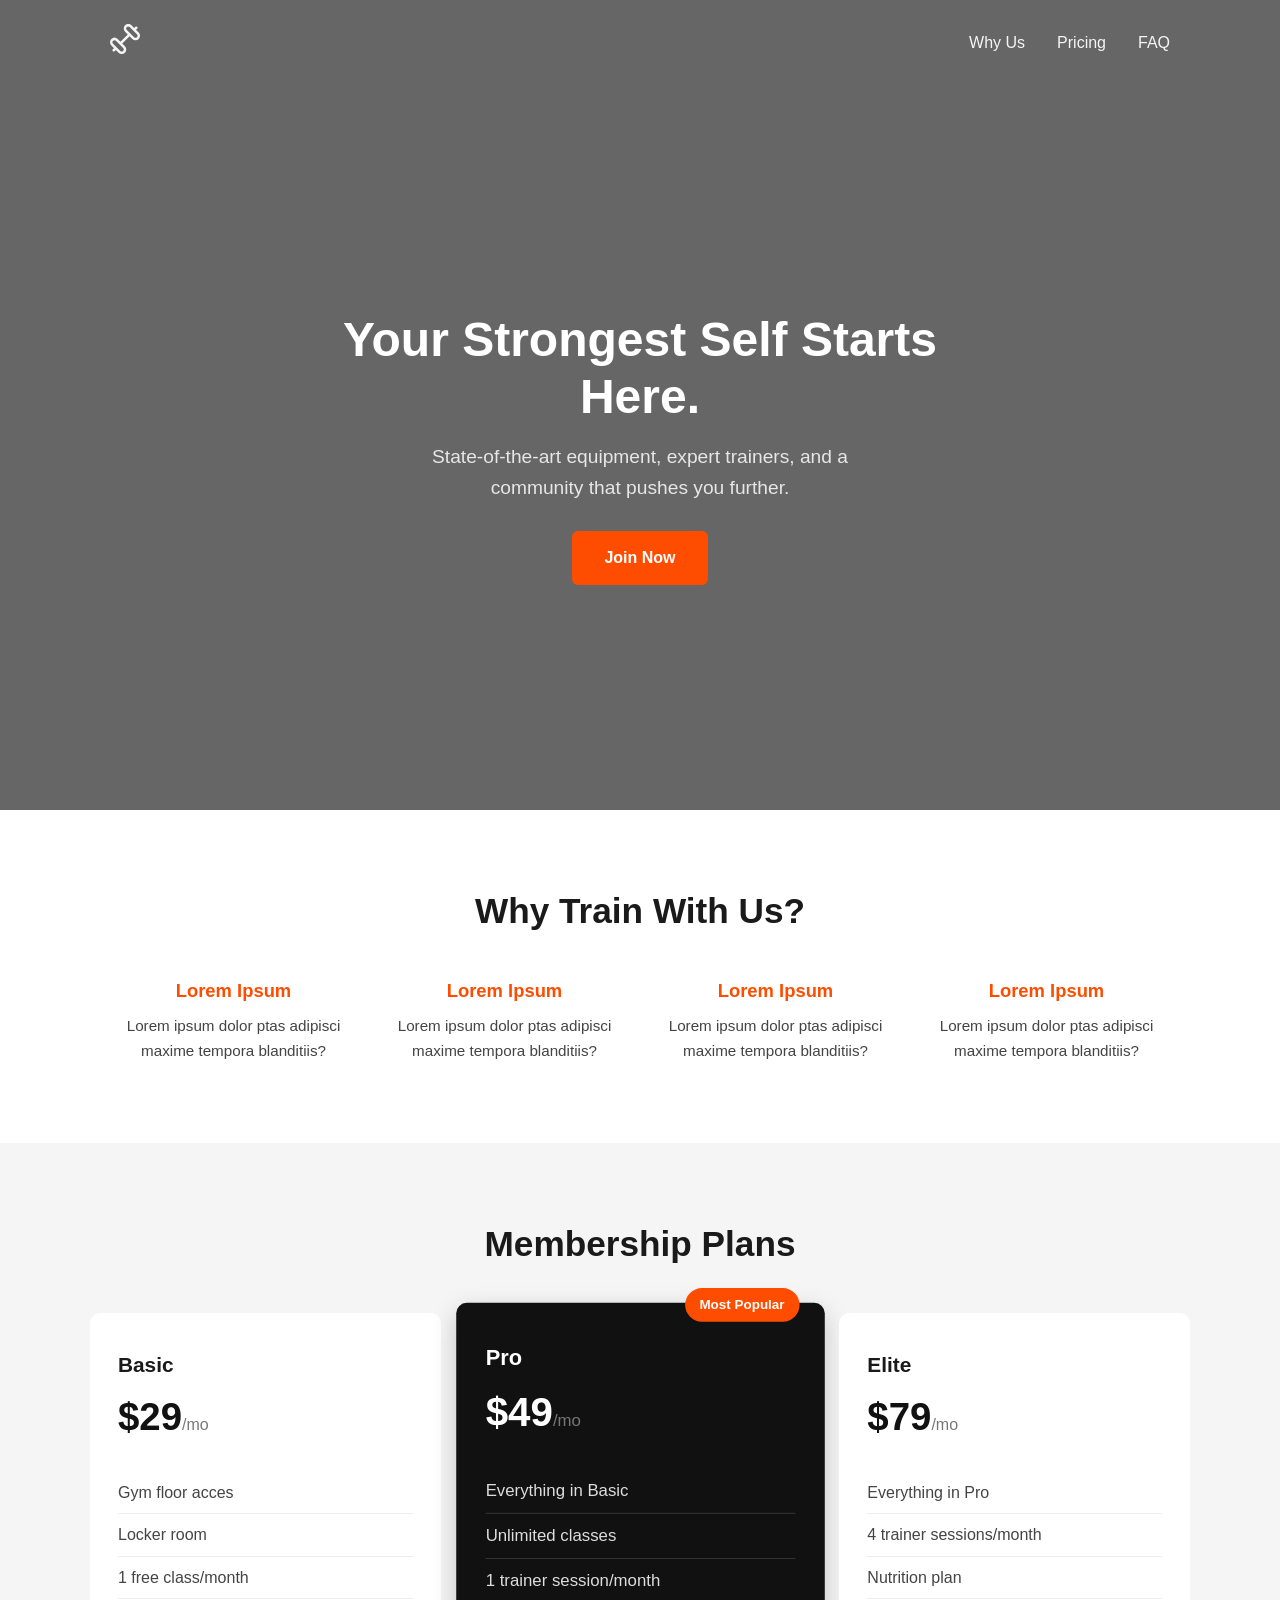
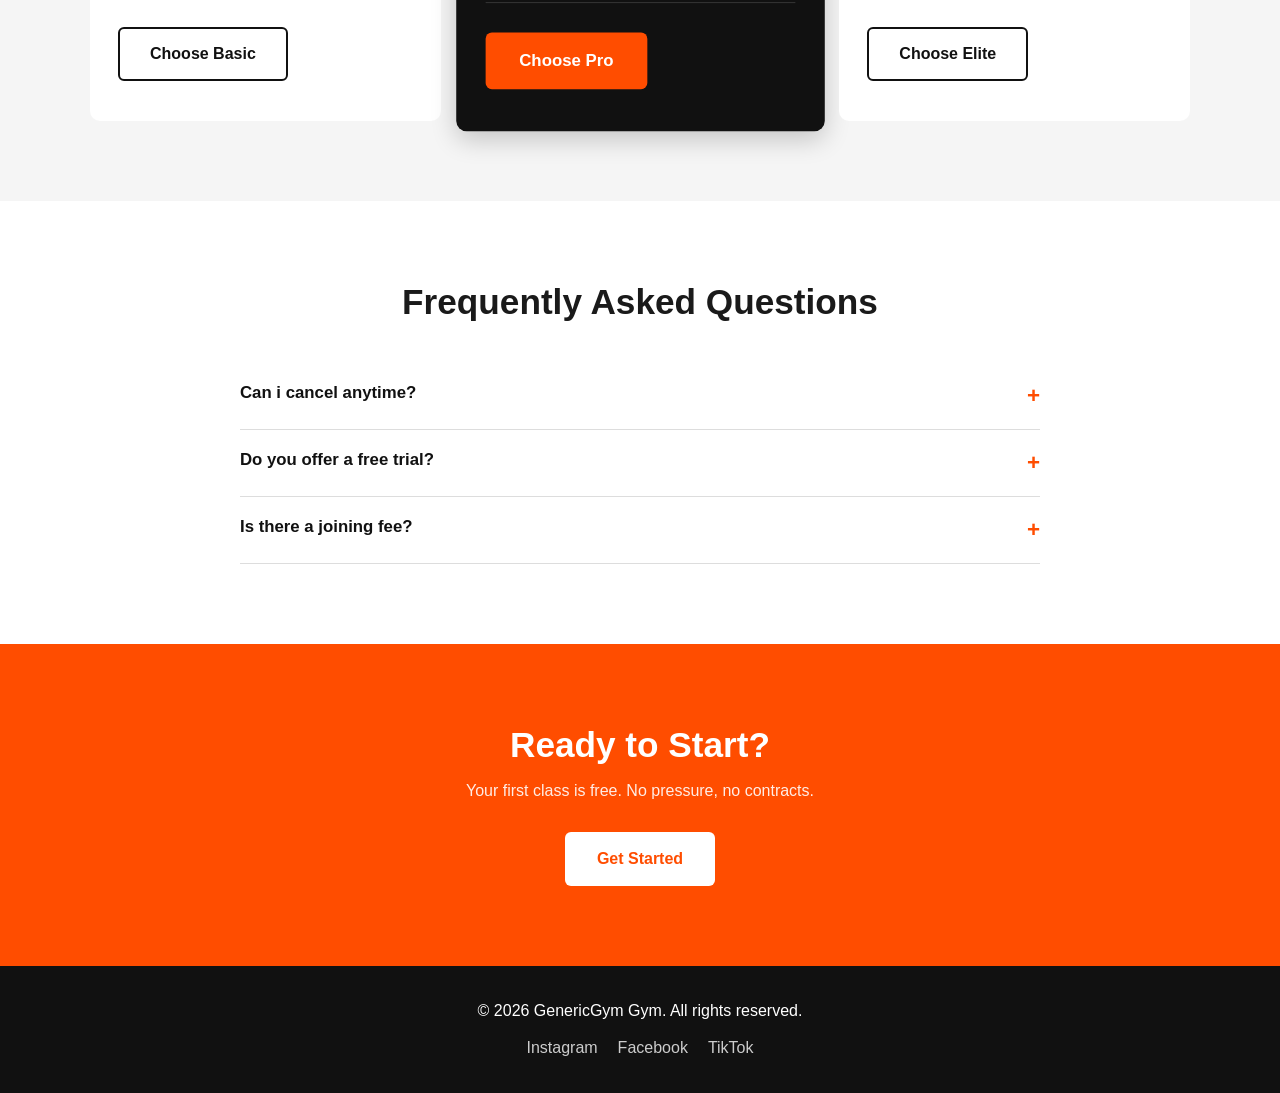
<file: index.html>
<!DOCTYPE html>
<html lang="en">
<head>
    <meta charset="UTF-8">
    <meta name="viewport" content="width=device-width, initial-scale=1.0">
    <title>Generic Gym</title>
    <link rel="stylesheet" href="./styles/style.css">
</head>
<body>
    <header class="hero">
        <nav>
            <a href="index.html"><img src="images/gym-svgrepo-com-light.svg" alt="Generic Gym Logo" id="logo"></a>
            <ul class="nav-links">
                <li><a href="#benefits-section">Why Us</a></li>
                <li><a href="#membership-plans-section">Pricing</a></li>
                <li><a href="#faq">FAQ</a></li>
            </ul>
        </nav>
        <div class="hero-content">
            <h1>Your Strongest Self Starts Here.</h1>
            <p>State-of-the-art equipment, expert trainers, and a community that pushes you further.</p>
            <a href="#membership-plans-section" class="button-primary">Join Now</a>
        </div>
    </header>
    <section id="benefits-section">
        <h2>Why Train With Us?</h2>
        <ul id="benefits-list">
            <li class="benefits-item">
                <h3>Lorem Ipsum</h3>
                <p>Lorem ipsum dolor ptas adipisci maxime tempora blanditiis?</p>
            </li>
            <li class="benefits-item">
                <h3>Lorem Ipsum</h3>
                <p>Lorem ipsum dolor ptas adipisci maxime tempora blanditiis?</p>
            </li>
            <li class="benefits-item">
                <h3>Lorem Ipsum</h3>
                <p>Lorem ipsum dolor ptas adipisci maxime tempora blanditiis?</p>
            </li>
            <li class="benefits-item">
                <h3>Lorem Ipsum</h3>
                <p>Lorem ipsum dolor ptas adipisci maxime tempora blanditiis?</p>
            </li>
        </ul>
    </section>
    <section id="membership-plans-section">
        <h2>Membership Plans</h2>
        <ul id="membership-plans-list">
            <li class="membership-plans-item">
                <h3>Basic</h3>
                <p class="price">&dollar;29<span class="per-month">/mo</span></p>
                <ul>
                    <li>Gym floor acces</li>
                    <li>Locker room</li>
                    <li>1 free class/month</li>
                </ul>
                <a href="#" class="button-secondary">Choose Basic</a>
            </li>
            <li class="membership-plans-item featured">
                <p class="badge">Most Popular</p>
                <h3>Pro</h3>
                <p class="price">&dollar;49<span class="per-month">/mo</span></p>
                <ul>
                    <li>Everything in Basic</li>
                    <li>Unlimited classes</li>
                    <li>1 trainer session/month</li>
                </ul>
                <a href="#" class="button-primary">Choose Pro</a>
            </li>
            <li class="membership-plans-item">
                <h3>Elite</h3>
                <p class="price">&dollar;79<span class="per-month">/mo</span></p>
                <ul>
                    <li>Everything in Pro</li>
                    <li>4 trainer sessions/month</li>
                    <li>Nutrition plan</li>
                </ul>
                <a href="#" class="button-secondary">Choose Elite</a>
            </li>
        </ul>
    </section>
    <section id="faq">
        <h2>Frequently Asked Questions</h2>
        <ul id="questions-list">
            <li class="question">
                <button class="question-button">Can i cancel anytime?<span>+</span></button>
                <p class="answer">lorem ipsum dolor!</p>
            </li>
            <li class="question">
                <button class="question-button">Do you offer a free trial?<span>+</span></button>
                <p class="answer">lorem ipsum dolor!</p>
            </li>
            <li class="question">
                <button class="question-button">Is there a joining fee?<span>+</span></button>
                <p class="answer">lorem ipsum dolor!</p>
            </li>
        </ul>
    </section>
    <section id="final-cta">
        <h2>Ready to Start?</h2>
        <p>Your first class is free. No pressure, no contracts.</p>
        <a href="#membership-plans-section" class="button-primary">Get Started</a>
    </section>
    <footer>
        <p>&copy; 2026 GenericGym Gym. All rights reserved.</p>
        <ul class="social-media-list">
            <li class="social-media-link">Instagram</li>
            <li class="social-media-link">Facebook</li>
            <li class="social-media-link">TikTok</li>
        </ul>
    </footer>
    <script src="./scripts/script.js"></script>
</body>
</html>
</file>
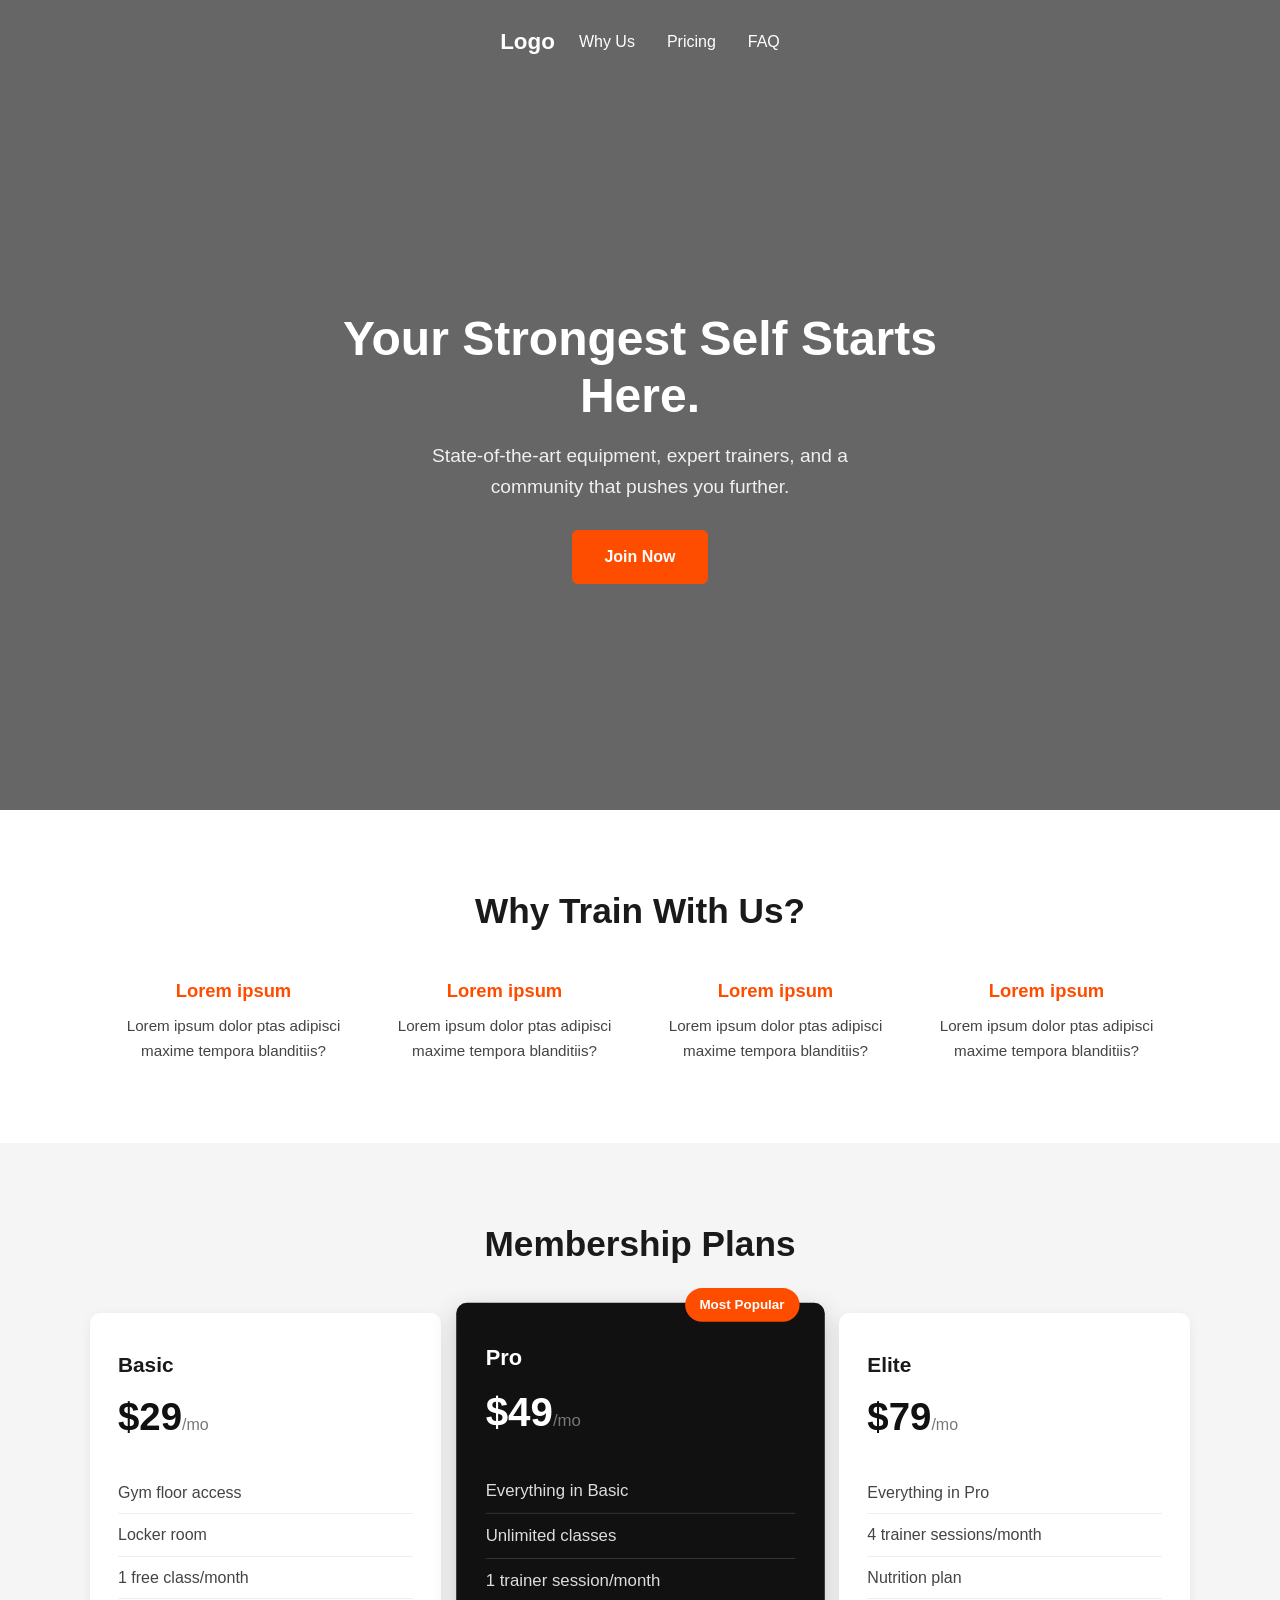
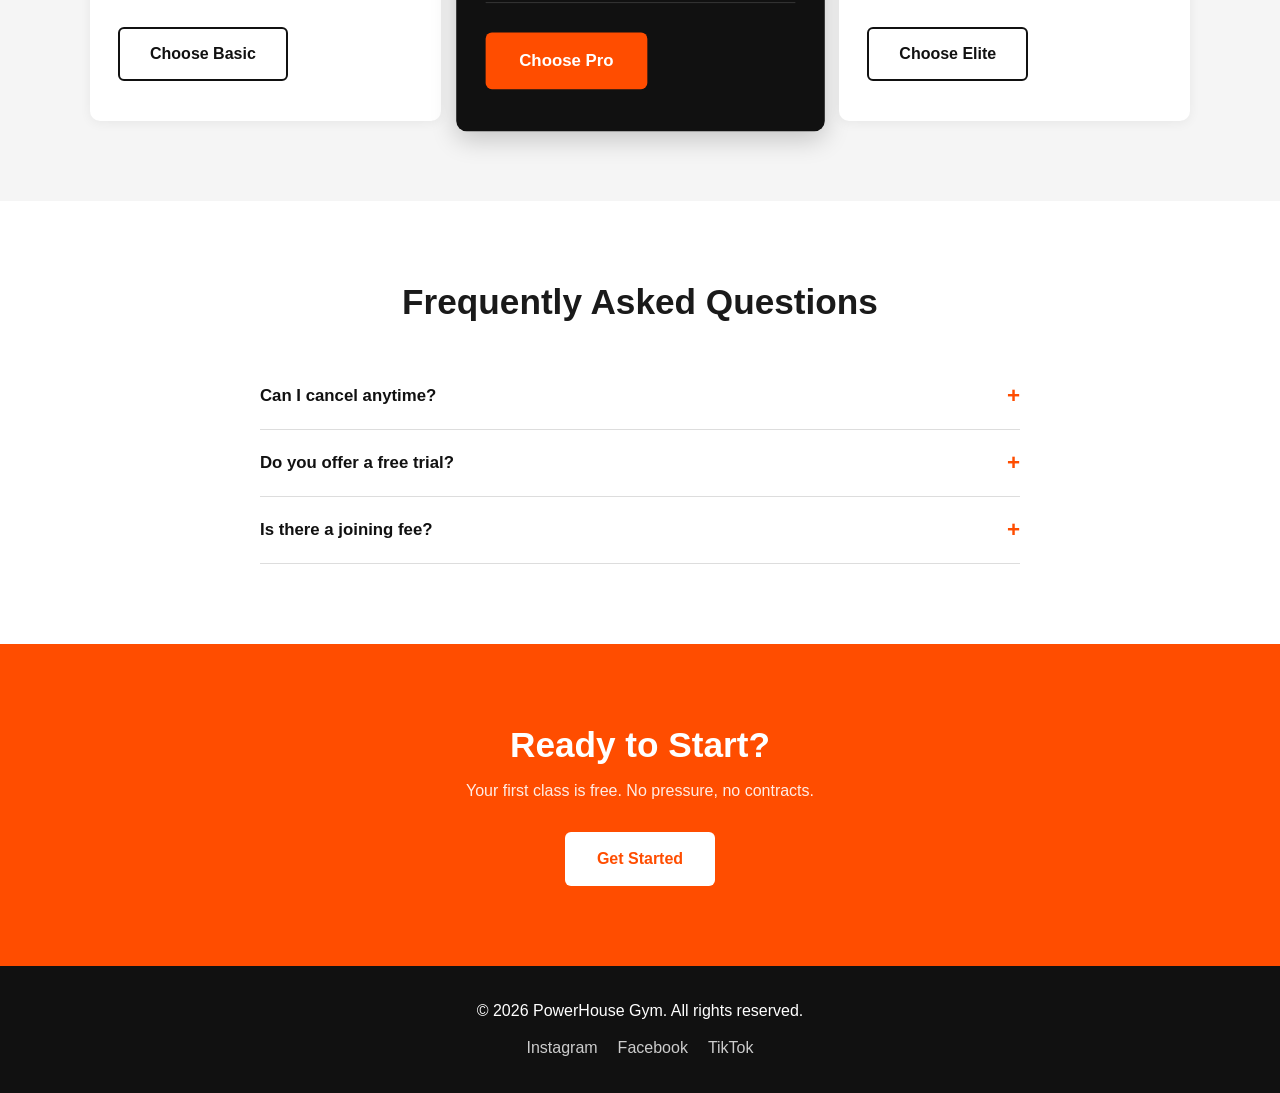
<file: model.html>
<!DOCTYPE html>
<html lang="en">
<head>
    <meta charset="UTF-8">
    <meta name="viewport" content="width=device-width, initial-scale=1.0">
    <title>Generic Gym</title>
    <link rel="stylesheet" href="./styles/model.css">
</head>
<body>
    <header class="hero">
        <nav>
            <div class="logo">
                Logo
            </div>
            <ul class="nav-links">
                <li><a href="#benefits">Why Us</a></li>
                <li><a href="#pricing">Pricing</a></li>
                <li><a href="#faq">FAQ</a></li>
            </ul>
        </nav>

        <div class="hero-content">
            <h1>Your Strongest Self Starts Here.</h1>
            <p>State-of-the-art equipment, expert trainers, and a community that pushes you further.</p>
            <a href="#pricing" class="btn-primary">Join Now</a>
        </div>
    </header>
    <section id="benefits" class="benefits">
        <h2>Why Train With Us?</h2>
        <div class="benefits-grid">
            <div class="benefits-card">
                <h3>Lorem ipsum</h3>
                <p>Lorem ipsum dolor ptas adipisci maxime tempora blanditiis?</p>
            </div>
            <div class="benefits-card">
                <h3>Lorem ipsum</h3>
                <p>Lorem ipsum dolor ptas adipisci maxime tempora blanditiis?</p>
            </div>
            <div class="benefits-card">
                <h3>Lorem ipsum</h3>
                <p>Lorem ipsum dolor ptas adipisci maxime tempora blanditiis?</p>
            </div>
            <div class="benefits-card">
                <h3>Lorem ipsum</h3>
                <p>Lorem ipsum dolor ptas adipisci maxime tempora blanditiis?</p>
            </div>
        </div>
    </section>
    <section id="pricing" class="pricing">
        <h2>Membership Plans</h2>
        <div class="pricing-grid">
            <div class="price-card">
                <h3>Basic</h3>
                <p class="price">$29<span>/mo</span></p>
                <ul>
                    <li>Gym floor access</li>
                    <li>Locker room</li>
                    <li>1 free class/month</li>
                </ul>
                <a href="#" class="btn-secondary">Choose Basic</a>
            </div>

            <div class="price-card featured">
                <p class="badge">Most Popular</p>
                <h3>Pro</h3>
                <p class="price">$49<span>/mo</span></p>
                <ul>
                    <li>Everything in Basic</li>
                    <li>Unlimited classes</li>
                    <li>1 trainer session/month</li>
                </ul>
                <a href="#" class="btn-primary">Choose Pro</a>
            </div>

            <div class="price-card">
                <h3>Elite</h3>
                <p class="price">$79<span>/mo</span></p>
                <ul>
                    <li>Everything in Pro</li>
                    <li>4 trainer sessions/month</li>
                    <li>Nutrition plan</li>
                </ul>
                <a href="#" class="btn-secondary">Choose Elite</a>
            </div>
        </div>
    </section>
    <section id="faq" class="faq">
        <h2>Frequently Asked Questions</h2>
    
        <div class="faq-item">
            <button class="faq-question">Can I cancel anytime? <span>+</span></button>
            <p class="faq-answer">Yes, all memberships are month-to-month with no long-term contract.</p>
        </div>
    
        <div class="faq-item">
            <button class="faq-question">Do you offer a free trial? <span>+</span></button>
            <p class="faq-answer">Yes, your first class is on us. No credit card required to try it out.</p>
        </div>
    
        <div class="faq-item">
            <button class="faq-question">Is there a joining fee? <span>+</span></button>
            <p class="faq-answer">No joining fees, no hidden costs. What you see is what you pay.</p>
        </div>
    </section>
    
    <section class="final-cta">
        <h2>Ready to Start?</h2>
        <p>Your first class is free. No pressure, no contracts.</p>
        <a href="#pricing" class="btn-primary">Get Started</a>
    </section>
    
    <footer>
        <p>&copy; 2026 PowerHouse Gym. All rights reserved.</p>
        <div class="social-links">
            <a href="#">Instagram</a>
            <a href="#">Facebook</a>
            <a href="#">TikTok</a>
        </div>
    </footer>
    <script src="./scripts/model.js"></script>
</body>
</body>
</html>
</file>
<file: styles/style.css>
/* Reset */
* {
    margin: 0;
    padding: 0;
    box-sizing: border-box;
    
}

:root {
    --color-primary: #ff4d00;
    --color-dark: #111111;
    --color-light: #f5f5f5;
}

body {
    font-family: 'Segoe UI', Arial, sans-serif;
    line-height: 1.6;
    color: #1a1a1a;
}

#logo {
    height: 30px;
}

nav {
    display: flex;
    align-items: center;
    justify-content: space-between;
    width: 100%;
    max-width: 1100px;
    margin: 0 auto;
    padding: 24px 20px;
}

.hero {
    /*pasted from model*/
    background: linear-gradient(rgba(0,0,0,0.6), rgba(0,0,0,0.6)),
              url('https://images.unsplash.com/photo-1534438327276-14e5300c3a48?w=1600') center/cover;
    /**/
    display: flex;
    flex-direction: column;
    /*background-color: #574b4b;*/
    min-height: 90vh;
}
.nav-links {
    display: flex;
    gap: 32px;
    color: var(--color-light);
}

ul {
    list-style: none;
}

a {
    text-decoration: none;
    color: inherit;
}

.hero-content {
    flex: 1;
    display: flex;
    flex-direction: column;
    align-items: center;
    justify-content: center;
    text-align: center;
    padding: 20px;
}

h1 {
    font-size: 3rem;
    max-width: 700px;
    color: white;
    margin-bottom: 16px;
}

h1, h2, h3 {
    line-height: 1.2;
}

.hero-content p {
    max-width: 500px;
    font-size: 1.2rem;
    color: var(--color-light);
    opacity: 0.9;
    margin-bottom: 28px;
}

.button-primary {
    background: var(--color-primary);
    color: white;
    padding: 14px 32px;
    border-radius: 6px;
    font-weight: bold;
    display: inline-block;
    transition: transform 0.2s ease, background 0.2s ease;
}

.button-primary:hover {
  background: #e04400;
  transform: translateY(-2px);
}

#benefits-section {
    max-width: 1100px;
    padding: 80px 20px;
    margin: 0 auto;
    text-align: center;
} 

h2 {
    font-size: 2.2rem;
    margin-bottom: 48px;
}

#benefits-list {
    display: grid;
    grid-template-columns: repeat(4, 1fr);
    gap: 24px;
    /*entender grid melhor*/
}

.benefits-item {
    transition: transform 0.3s ease;
}

.benefits-item:hover {
  transform: translateY(-6px);
}

.benefits-item h3 {
  color: var(--color-primary);
  margin-bottom: 12px;
  font-size: 1.15rem;
}

.benefits-item p {
  font-size: 0.95rem;
  color: #444;
}

#membership-plans-section {
    background: var(--color-light);
    text-align: center;
    padding: 80px 20px;
}

#membership-plans-list {
    display: grid;
    grid-template-columns: repeat(3, 1fr);
    gap: 24px;
    max-width: 1100px;
    margin: 0 auto;
}

.membership-plans-item {
    text-align: left;
    background: white;
    border-radius: 10px;
    padding: 40px 28px;
    position: relative;
}

.price {
    font-size: 2.4rem;
    font-weight: bold;
    color: var(--color-dark);
    margin-bottom: 24px;
}

span {
    font-size: 1rem;
    color: #777;
    font-weight: normal;
}

.membership-plans-item li {
    color: #444;
    padding: 8px 0;
    border-bottom: 1px  solid #eee;
}

.button-secondary {
    color: var(--color-dark);
    padding: 12px 30px;
    border-radius: 6px;
    font-weight: bold;
    border: var(--color-dark) solid 2px;
    display: inline-block;
    transition: background 0.2s ease, color 0.2s ease;
}

.button-secondary:hover {
    background: var(--color-dark);
    color: white;
}

.membership-plans-item ul {
    margin-bottom: 28px;
}

.membership-plans-item h3 {
    font-size: 1.3rem;
    margin-bottom: 8px;
}

.featured {
    background: var(--color-dark);
    transform: scale(1.05);
    box-shadow: 0 8px 24px rgba(0,0,0,0.2);
}

.featured h3 {
    color: white;
}

.featured .price {
    color: white;
}

.featured li {
    color: #ddd;
    border-bottom: 1px solid #333;
}

.badge {
    position: absolute;
    top: -14px;
    right: 24px;
    background: var(--color-primary);
    color: white;
    padding: 6px 14px;
    border-radius: 20px;
    font-size: 0.8rem;
    font-weight: bold;
}

#faq {
    display: flex;
    flex-direction: column;
    justify-content: center;
    align-items: center;
    padding: 80px 20px;
}

#faq h2 {
    margin-bottom: 40px;
}

#questions-list {
    display: flex;
    flex-direction: column;
    width: 100%;
    max-width: 800px;
}

.question {
    width: 100%;
    border-bottom: solid 1px #ddd;
}

.question-button {
    display: flex;
    justify-content: space-between;
    width: 100%;
    background: none;
    border: none;
    padding: 20px 0;
    font-size: 1.05rem;
    font-weight: 600;
    color: var(--color-dark);
    cursor: pointer;
    text-align: left;
}

.question-button span {
    color: var(--color-primary);
    font-size: 1.4rem;
    font-weight: 600;
}

.answer {
    display: none;
    padding-bottom: 20px;
    color: #555;
}

#final-cta {
    background: var(--color-primary);
    color: white;
    text-align: center;
    padding: 80px 20px;
}

#final-cta h2 {
    margin-bottom: 12px;
}

#final-cta p {
    margin-bottom: 28px;
    opacity: 0.9;
}

#final-cta a {
    background: white;
    color: var(--color-primary);
}

footer {
    background: var(--color-dark);
    color: white;
    text-align: center;
    padding: 32px 20px;
}

footer ul{
    display: flex;
    justify-content: center;
    gap: 20px;
    margin-top: 12px;
    color: #ccc;
    
}
</file>
<file: styles/model.css>
/* ---- Reset & Base Setup ---- */
* {
  margin: 0;
  padding: 0;
  box-sizing: border-box;
}

body {
  font-family: 'Segoe UI', Arial, sans-serif;
  line-height: 1.6;
  color: #1a1a1a;
}

/* ---- Color & Spacing Variables ---- */
:root {
  --color-primary: #ff4d00;
  --color-dark: #111111;
  --color-light: #f5f5f5;
  --max-width: 1100px;
}

a {
  text-decoration: none;
  color: inherit;
}

ul {
  list-style: none;
}

h1, h2, h3 {
  line-height: 1.2;
}

/* ---- Navigation ---- */

nav {
  display: flex;
  align-items: center;
  gap: 24px;
  max-width: var(--max-width);
  margin: 0 auto;
  padding: 24px 20px;
}


.logo {
  font-size: 1.4rem;
  font-weight: bold;
  color: white;
}

.nav-links {
  display: flex;
  gap: 32px;
}

.nav-links a {
  color: white;
  font-weight: 500;
}

/* ---- Hero ---- */
.hero {
  background: linear-gradient(rgba(0,0,0,0.6), rgba(0,0,0,0.6)),
              url('https://images.unsplash.com/photo-1534438327276-14e5300c3a48?w=1600') center/cover;
  min-height: 90vh;
  display: flex;
  flex-direction: column;
}

.hero-content {
  flex: 1;
  display: flex;
  flex-direction: column;
  justify-content: center;
  align-items: center;
  text-align: center;
  padding: 20px;
  color: white;
}

.hero-content h1 {
  font-size: 3rem;
  max-width: 700px;
  margin-bottom: 16px;
}

.hero-content p {
  font-size: 1.2rem;
  max-width: 500px;
  margin-bottom: 28px;
  opacity: 0.9;
}

/* ---- Buttons ---- */
.btn-primary {
  background: var(--color-primary);
  color: white;
  padding: 14px 32px;
  border-radius: 6px;
  font-weight: bold;
  display: inline-block;
  transition: transform 0.2s ease, background 0.2s ease;
}

.btn-primary:hover {
  background: #e04400;
  transform: translateY(-2px);
}

/* ---- Benefits ---- */
.benefits {
  max-width: var(--max-width);
  margin: 0 auto;
  padding: 80px 20px;
  text-align: center;
}

.benefits h2 {
  font-size: 2.2rem;
  margin-bottom: 48px;
}

.benefits-grid {
  display: grid;
  grid-template-columns: repeat(4, 1fr);
  gap: 24px;
}

.benefit-card {
  background: var(--color-light);
  padding: 32px 20px;
  border-radius: 10px;
  text-align: left;
  transition: transform 0.2s ease;
}

.benefits-card:hover {
  transform: translateY(-6px);
}

.benefits-card h3 {
  color: var(--color-primary);
  margin-bottom: 12px;
  font-size: 1.15rem;
}

.benefits-card p {
  font-size: 0.95rem;
  color: #444;
}

/* ---- Responsive: tablets ---- */
@media (max-width: 900px) {
  .benefits-grid {
    grid-template-columns: repeat(2, 1fr);
  }
}

/* ---- Responsive: phones ---- */
@media (max-width: 500px) {
  .benefits-grid {
    grid-template-columns: 1fr;
  }

  .hero-content h1 {
    font-size: 2rem;
  }

  .nav-links {
    display: none;
  }
}

/* ---- Pricing ---- */
.pricing {
  background: var(--color-light);
  padding: 80px 20px;
  text-align: center;
}

.pricing h2 {
  font-size: 2.2rem;
  margin-bottom: 48px;
}

.pricing-grid {
  display: grid;
  grid-template-columns: repeat(3, 1fr);
  gap: 24px;
  max-width: var(--max-width);
  margin: 0 auto;
  align-items: center;
}

.price-card {
  background: white;
  border-radius: 10px;
  padding: 40px 28px;
  text-align: left;
  box-shadow: 0 2px 12px rgba(0,0,0,0.06);
  position: relative;
}

.price-card h3 {
  font-size: 1.3rem;
  margin-bottom: 8px;
}

.price {
  font-size: 2.4rem;
  font-weight: bold;
  color: var(--color-dark);
  margin-bottom: 24px;
}

.price span {
  font-size: 1rem;
  font-weight: normal;
  color: #777;
}

.price-card ul {
  margin-bottom: 28px;
}

.price-card li {
  padding: 8px 0;
  color: #444;
  border-bottom: 1px solid #eee;
}

.btn-secondary {
  display: inline-block;
  border: 2px solid var(--color-dark);
  color: var(--color-dark);
  padding: 12px 30px;
  border-radius: 6px;
  font-weight: bold;
  transition: background 0.2s ease, color 0.2s ease;
}

.btn-secondary:hover {
  background: var(--color-dark);
  color: white;
}

/* ---- Featured card stands out ---- */
.price-card.featured {
  background: var(--color-dark);
  color: white;
  transform: scale(1.05);
  box-shadow: 0 8px 24px rgba(0,0,0,0.2);
}

.price-card.featured h3,
.price-card.featured .price {
  color: white;
}

.price-card.featured li {
  color: #ddd;
  border-bottom: 1px solid #333;
}

.badge {
  position: absolute;
  top: -14px;
  right: 24px;
  background: var(--color-primary);
  color: white;
  padding: 6px 14px;
  border-radius: 20px;
  font-size: 0.8rem;
  font-weight: bold;
}

/* ---- Responsive ---- */
@media (max-width: 900px) {
  .pricing-grid {
    grid-template-columns: 1fr;
  }

  .price-card.featured {
    transform: scale(1);
  }
}

/* ---- FAQ ---- */
.faq {
  max-width: 800px;
  margin: 0 auto;
  padding: 80px 20px;
}

.faq h2 {
  text-align: center;
  font-size: 2.2rem;
  margin-bottom: 40px;
}

.faq-item {
  border-bottom: 1px solid #ddd;
}

.faq-question {
  width: 100%;
  background: none;
  border: none;
  cursor: pointer;
  display: flex;
  justify-content: space-between;
  align-items: center;
  padding: 20px 0;
  font-size: 1.05rem;
  font-weight: 600;
  text-align: left;
  color: var(--color-dark);
}

.faq-question span {
  font-size: 1.4rem;
  color: var(--color-primary);
  transition: transform 0.2s ease;
}

.faq-answer {
  display: none;
  padding-bottom: 20px;
  color: #555;
}

/* ---- Final CTA ---- */
.final-cta {
  background: var(--color-primary);
  color: white;
  text-align: center;
  padding: 80px 20px;
}

.final-cta h2 {
  font-size: 2.2rem;
  margin-bottom: 12px;
}

.final-cta p {
  margin-bottom: 28px;
  opacity: 0.9;
}

.final-cta .btn-primary {
  background: white;
  color: var(--color-primary);
}

.final-cta .btn-primary:hover {
  background: #f0f0f0;
}

/* ---- Footer ---- */
footer {
  background: var(--color-dark);
  color: white;
  text-align: center;
  padding: 32px 20px;
}

.social-links {
  display: flex;
  justify-content: center;
  gap: 20px;
  margin-top: 12px;
}

.social-links a {
  color: #ccc;
}

.social-links a:hover {
  color: white;
}
</file>
